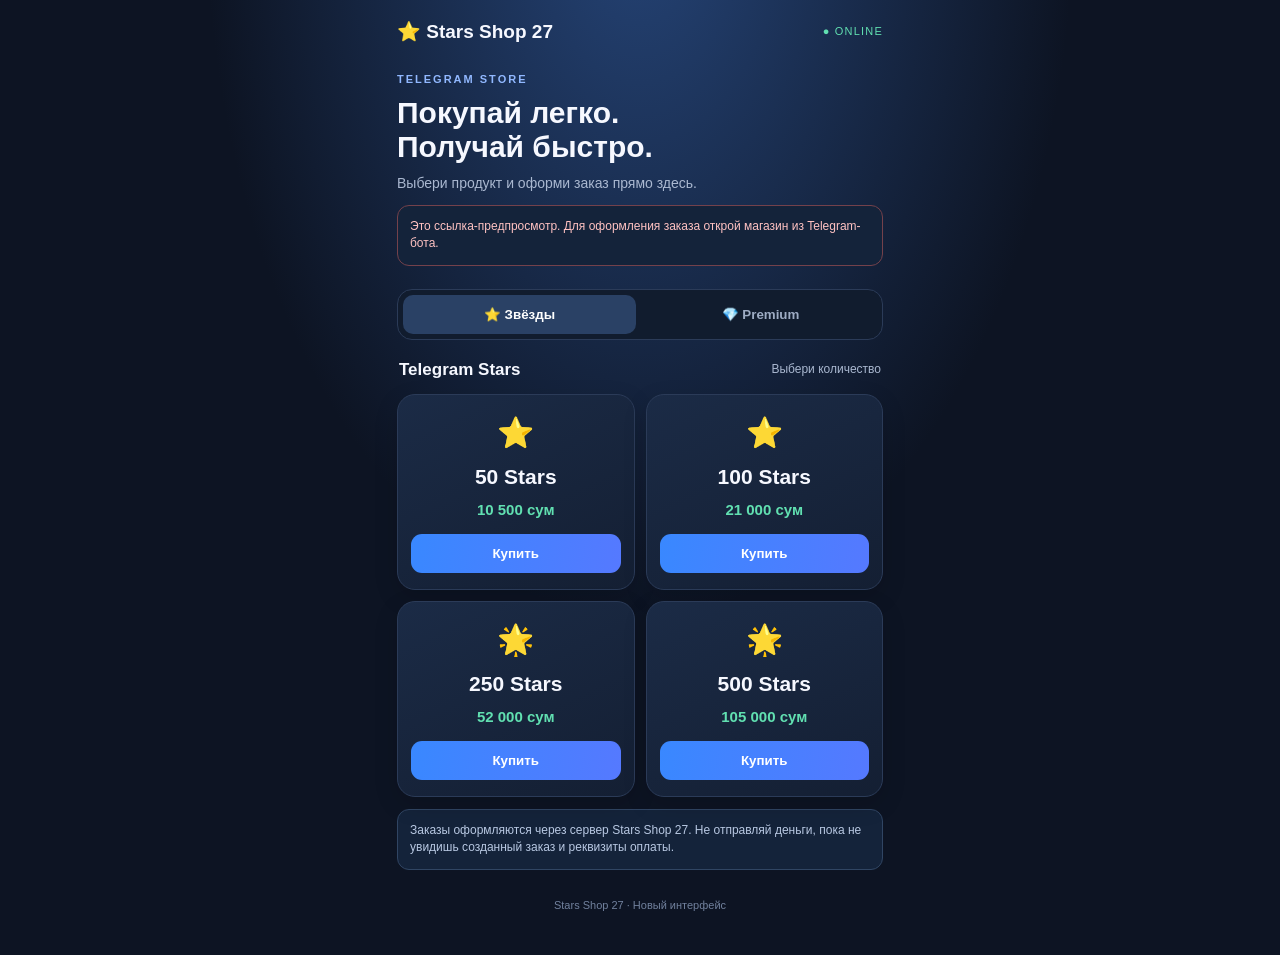
<file: widget-preview/index.html>
<!doctype html>
<html lang="ru">
<head>
<meta charset="utf-8">
<meta name="viewport" content="width=device-width,initial-scale=1,viewport-fit=cover">
<meta name="theme-color" content="#101522">
<title>Stars Shop 27</title>
<script src="https://telegram.org/js/telegram-web-app.js"></script>
<style>
:root{color-scheme:dark;--bg:#0d1423;--panel:#17243a;--line:#2b3b58;--muted:#aab8d0;--blue:#438fff;--mint:#61e0b1;--red:#ff9c9c}
*{box-sizing:border-box}body{margin:0;background:radial-gradient(ellipse at 50% -10%,#254477 0,transparent 48%),var(--bg);color:#f6f8ff;font:15px/1.45 -apple-system,BlinkMacSystemFont,"Segoe UI",sans-serif}
main{max-width:520px;margin:auto;padding:18px 17px 42px}.top{display:flex;align-items:center;justify-content:space-between;margin-bottom:26px}.brand{font-weight:850;font-size:19px}.online{font-size:11px;color:var(--mint);letter-spacing:1.2px}.eyebrow{font-size:11px;letter-spacing:2px;color:#91b8ff;font-weight:800}h1{font-size:30px;line-height:1.12;margin:9px 0}.sub{color:var(--muted);font-size:14px}.tabs{display:flex;gap:8px;margin:23px 0 18px;padding:5px;border:1px solid var(--line);border-radius:15px;background:#111c2e}.tab{flex:1;border:0;border-radius:10px;padding:12px 5px;background:transparent;color:#9eacc4;font-weight:700}.tab.active{background:#2a4165;color:white}.section{display:flex;align-items:center;justify-content:space-between;margin:18px 2px 12px}.section strong{font-size:17px}.section span{font-size:12px;color:var(--muted)}.grid{display:grid;grid-template-columns:1fr 1fr;gap:11px}.item{border:1px solid var(--line);border-radius:18px;padding:16px 13px;background:linear-gradient(155deg,#1b2b46,#141f33);text-align:center;box-shadow:0 8px 24px #0002}.emoji{font-size:30px}.amount{font-size:21px;font-weight:850;margin:7px 0 2px}.price{color:var(--mint);font-weight:800;font-size:15px;margin:7px 0 13px}.buy,.primary{width:100%;border:0;border-radius:11px;padding:12px;background:linear-gradient(100deg,#3988ff,#5579ff);color:white;font-weight:800}.buy:disabled,.primary:disabled{opacity:.55}.premium .item{background:linear-gradient(155deg,#342d58,#1d2541)}.premium .price{color:#c9b4ff}.hidden{display:none!important}.panel{margin-top:17px;border:1px solid var(--line);background:#142139;border-radius:17px;padding:16px}.panel h2{margin:0 0 12px;font-size:20px}.label{display:block;color:var(--muted);font-size:13px;margin:13px 0 7px}input{width:100%;padding:13px;background:#0d1729;border:1px solid #394c6a;border-radius:11px;color:white;font:inherit;outline:none}input:focus{border-color:var(--blue)}.hint,.notice{margin-top:12px;border:1px solid #304563;background:#14233a;border-radius:12px;padding:12px;color:#b8c8e2;font-size:12px;overflow-wrap:anywhere}.notice.success{border-color:#28664e;color:#a8f0d2}.notice.error{border-color:#74414b;color:#ffc2c2}.product-line{font-weight:800;color:#fff}.muted{color:var(--muted);font-size:13px}.details{white-space:pre-wrap;overflow-wrap:anywhere;background:#0d1729;border:1px solid #394c6a;border-radius:11px;padding:13px;margin-top:12px;line-height:1.6}.secondary{width:100%;border:1px solid #43536e;border-radius:11px;padding:11px;color:#dce8fa;background:#26334a;font-weight:700;margin-top:10px}.back{border:0;background:transparent;color:#7eb6ff;padding:0 0 12px}.order{border:1px solid var(--line);background:#101b2e;border-radius:12px;padding:12px;margin-top:9px}.order strong{display:block}.order small{color:var(--muted)}.foot{text-align:center;color:#71819d;font-size:11px;margin-top:28px}.tab:focus-visible,button:focus-visible{outline:2px solid #91b8ff;outline-offset:2px}
</style>
</head>
<body><main>
<header class="top"><div class="brand">⭐ Stars Shop 27</div><div class="online">● ONLINE</div></header>
<div class="eyebrow">TELEGRAM STORE</div><h1>Покупай легко.<br>Получай быстро.</h1><div class="sub">Выбери продукт и оформи заказ прямо здесь.</div>
<div id="authNotice" class="notice">Проверяем подключение к Telegram…</div>
<nav class="tabs"><button class="tab active" data-tab="stars" type="button">⭐ Звёзды</button><button class="tab" data-tab="premium" type="button">💎 Premium</button></nav>
<section id="stars"><div class="section"><strong>Telegram Stars</strong><span>Выбери количество</span></div><div class="grid">
<article class="item"><div class="emoji">⭐</div><div class="amount">50 Stars</div><div class="price">10 500 сум</div><button class="buy" data-product="STARS" data-package="50">Купить</button></article>
<article class="item"><div class="emoji">⭐</div><div class="amount">100 Stars</div><div class="price">21 000 сум</div><button class="buy" data-product="STARS" data-package="100">Купить</button></article>
<article class="item"><div class="emoji">🌟</div><div class="amount">250 Stars</div><div class="price">52 000 сум</div><button class="buy" data-product="STARS" data-package="250">Купить</button></article>
<article class="item"><div class="emoji">🌟</div><div class="amount">500 Stars</div><div class="price">105 000 сум</div><button class="buy" data-product="STARS" data-package="500">Купить</button></article>
</div></section>
<section id="premium" class="hidden premium"><div class="section"><strong>Telegram Premium</strong><span>Подписка</span></div><div class="grid">
<article class="item"><div class="emoji">💎</div><div class="amount">3 месяца</div><div class="price">165 000 сум</div><button class="buy" data-product="PREMIUM" data-months="3">Купить</button></article>
<article class="item"><div class="emoji">💎</div><div class="amount">6 месяцев</div><div class="price">225 000 сум</div><button class="buy" data-product="PREMIUM" data-months="6">Купить</button></article>
<article class="item"><div class="emoji">👑</div><div class="amount">12 месяцев</div><div class="price">399 000 сум</div><button class="buy" data-product="PREMIUM" data-months="12">Купить</button></article>
</div></section>

<section id="purchasePanel" class="panel hidden">
<button class="back" id="backToShop" type="button">← Назад к товарам</button>
<h2>Оформление заказа</h2><div id="selectedProduct" class="product-line"></div>
<label class="label" for="username">Telegram username получателя</label>
<input id="username" type="text" placeholder="@username" maxlength="33" autocomplete="off" autocapitalize="none">
<div class="muted">Введи username того, кому нужно отправить Stars или Premium.</div>
<button id="checkButton" class="primary" style="margin-top:14px" type="button">Проверить username</button>
<div id="checkMessage" class="notice hidden" role="status"></div>
<div id="recipientCard" class="notice hidden"></div>
<button id="createButton" class="primary hidden" style="margin-top:12px" type="button">Создать заказ и перейти к оплате</button>
</section>

<section id="paymentPanel" class="panel hidden">
<button class="back" id="backFromPayment" type="button">← Назад к магазину</button>
<h2>Оплата заказа</h2><div id="orderSummary" class="muted"></div>
<div class="notice">Переведи точную сумму по реквизитам ниже. После перевода нажми «Я оплатил». Администратор проверит поступление денег.</div>
<div id="paymentDetails" class="details"></div>
<button id="copyButton" class="secondary" type="button">Скопировать реквизиты</button>
<button id="paidButton" class="primary" style="margin-top:12px" type="button">Я оплатил</button>
<div id="paymentMessage" class="notice hidden" role="status"></div>
</section>

<section id="historyPanel" class="panel hidden">
<h2>Мои заказы</h2><button class="secondary" id="refreshHistory" type="button">Обновить</button>
<div id="historyList" class="muted" style="margin-top:12px"></div>
</section>
<div class="hint">Заказы оформляются через сервер Stars Shop 27. Не отправляй деньги, пока не увидишь созданный заказ и реквизиты оплаты.</div>
<div class="foot">Stars Shop 27 · Новый интерфейс</div>
</main>
<script>
const API_BASE = "https://starsshopbot27.onrender.com";
const tg = window.Telegram?.WebApp;
if (tg) { tg.ready(); tg.expand(); }
const $ = id => document.getElementById(id);
const state = { product: null, packageId: null, months: null, username: "", checked: false, order: null, paymentDetails: "" };
function initData(){ return tg?.initData || ""; }
function headers(){ return {"Content-Type":"application/json","X-Telegram-Init-Data":initData()}; }
function showNotice(id,message,type=""){ const el=$(id); el.textContent=message; el.className="notice"+(type?" "+type:""); el.classList.remove("hidden"); }
function hide(id){ $(id).classList.add("hidden"); }
function formatPrice(value){ return new Intl.NumberFormat("ru-RU").format(Number(value)||0)+" сум"; }
function productTitle(){ return state.product==="STARS" ? state.packageId+" Telegram Stars" : "Telegram Premium на "+state.months+" месяцев"; }
function showShop(){ hide("purchasePanel");hide("paymentPanel");hide("historyPanel");const active=document.querySelector(".tab.active").dataset.tab;$("stars").classList.toggle("hidden",active!=="stars");$("premium").classList.toggle("hidden",active!=="premium"); }
function openPurchase(button){
 state.product=button.dataset.product; state.packageId=button.dataset.package||null; state.months=button.dataset.months?Number(button.dataset.months):null; state.checked=false;state.username="";state.order=null;
 $("selectedProduct").textContent=productTitle();$("username").value="";
 hide("checkMessage");hide("recipientCard");hide("createButton");hide("paymentPanel");hide("historyPanel");
 $("purchasePanel").classList.remove("hidden");$("purchasePanel").scrollIntoView({behavior:"smooth",block:"start"});
}
document.querySelectorAll(".tab").forEach(tab=>tab.addEventListener("click",()=>{
 document.querySelectorAll(".tab").forEach(t=>t.classList.toggle("active",t===tab));
 $("stars").classList.toggle("hidden",tab.dataset.tab!=="stars");$("premium").classList.toggle("hidden",tab.dataset.tab!=="premium");
 hide("purchasePanel");hide("paymentPanel");hide("historyPanel");
}));
document.querySelectorAll(".buy").forEach(button=>button.addEventListener("click",()=>openPurchase(button)));
$("backToShop").addEventListener("click",showShop);
$("backFromPayment").addEventListener("click",()=>{hide("paymentPanel");$("purchasePanel").classList.remove("hidden");});
$("username").addEventListener("input",()=>{state.checked=false;hide("recipientCard");hide("createButton");hide("checkMessage");});
function normalizedUsername(value){return value.trim().replace(/^@+/,"");}
async function api(path,options={}){
 if(!initData()) throw new Error("Открой магазин через кнопку бота в Telegram — в обычном браузере оформить заказ нельзя.");
 const response=await fetch(API_BASE+path,{...options,headers:{...headers(),...(options.headers||{})}});
 let data={};try{data=await response.json();}catch{}
 if(!response.ok) throw new Error(data.error||data.message||"Ошибка сервера. Попробуй позже.");
 return data;
}
$("checkButton").addEventListener("click",async()=>{
 const username=normalizedUsername($("username").value);
 if(!/^[A-Za-z0-9_]{5,32}$/.test(username)){showNotice("checkMessage","Username должен содержать от 5 до 32 символов: латинские буквы, цифры или _.","error");return;}
 const button=$("checkButton");button.disabled=true;button.textContent="Проверяем…";state.checked=false;hide("createButton");hide("recipientCard");
 try{
  const payload={username,product:state.product,months:state.months};
  const data=await api("/api/recipient/check",{method:"POST",body:JSON.stringify(payload)});
  if(!data.eligible) throw new Error(data.error||"Этот получатель не подходит.");
  state.username=username;state.checked=true;
  showNotice("recipientCard",(data.name?data.name+" · ":"")+"@"+username+"\nПолучатель проверен. Можно создавать заказ.","success");
  showNotice("checkMessage","Проверка прошла успешно.","success");$("createButton").classList.remove("hidden");
 }catch(error){showNotice("checkMessage",error.message,"error");}
 finally{button.disabled=false;button.textContent="Проверить username";}
});
$("createButton").addEventListener("click",async()=>{
 if(!state.checked||!state.username){showNotice("checkMessage","Сначала проверь username.","error");return;}
 const button=$("createButton");button.disabled=true;button.textContent="Создаём заказ…";
 try{
  const payload={product:state.product,username:state.username};
  if(state.product==="STARS")payload.package_id=state.packageId;else payload.months=state.months;
  const data=await api("/api/orders",{method:"POST",body:JSON.stringify(payload)});
  state.order=data.order||null;state.paymentDetails=data.payment_details||"";
  if(!state.order?.id)throw new Error("Сервер не вернул номер заказа. Обратись в поддержку и не повторяй оплату.");
  $("orderSummary").textContent=productTitle()+" · получатель @"+state.username+" · "+formatPrice(state.order.price)+" · № "+state.order.id;
  $("paymentDetails").textContent=state.paymentDetails||"Реквизиты не получены. Не отправляй деньги — обратись в поддержку.";
  hide("purchasePanel");$("paymentPanel").classList.remove("hidden");$("paymentPanel").scrollIntoView({behavior:"smooth",block:"start"});
  if(!state.paymentDetails){$("paidButton").disabled=true;showNotice("paymentMessage","Реквизиты оплаты отсутствуют. Не переводи деньги.","error");}
 }catch(error){showNotice("checkMessage",error.message,"error");}
 finally{button.disabled=false;button.textContent="Создать заказ и перейти к оплате";}
});
$("copyButton").addEventListener("click",async()=>{
 if(!state.paymentDetails){showNotice("paymentMessage","Реквизиты отсутствуют.","error");return;}
 try{await navigator.clipboard.writeText(state.paymentDetails);showNotice("paymentMessage","Реквизиты скопированы.","success");}
 catch{const field=document.createElement("textarea");field.value=state.paymentDetails;document.body.appendChild(field);field.select();document.execCommand("copy");field.remove();showNotice("paymentMessage","Реквизиты скопированы.","success");}
});
$("paidButton").addEventListener("click",async()=>{
 if(!state.order?.id)return;
 const button=$("paidButton");button.disabled=true;button.textContent="Отправляем…";
 try{
  const data=await api("/api/orders/"+encodeURIComponent(state.order.id)+"/paid",{method:"POST",body:JSON.stringify({})});
  showNotice("paymentMessage",data.message||"Сообщение об оплате отправлено администратору.","success");button.textContent="Заявка отправлена";
 }catch(error){showNotice("paymentMessage",error.message,"error");button.disabled=false;button.textContent="Я оплатил";}
});
$("refreshHistory").addEventListener("click",loadHistory);
async function loadHistory(){
 const list=$("historyList");list.textContent="Загружаем…";$("historyPanel").classList.remove("hidden");
 try{
  const data=await api("/api/orders");
  if(!data.orders?.length){list.textContent="Пока заказов нет.";return;}
  list.innerHTML="";
  data.orders.forEach(order=>{
   const item=document.createElement("div");item.className="order";
   const title=order.product==="PREMIUM"?"Premium · "+order.months+" мес.":(order.quantity||"")+" Stars";
   const strong=document.createElement("strong");strong.textContent=title+" · "+formatPrice(order.price);
   const small=document.createElement("small");small.textContent="@"+order.username+" · "+(order.status||"Статус неизвестен")+" · "+(order.id||"");
   item.append(strong,small);list.appendChild(item);
  });
 }catch(error){list.textContent=error.message;}
}
const auth=$("authNotice");
if(initData()){
 const user=tg?.initDataUnsafe?.user;
 auth.textContent="Telegram подключён"+(user?.first_name?", "+user.first_name:"")+". Можно оформлять заказ.";
 auth.classList.add("success");
}else{
 auth.textContent="Это ссылка-предпросмотр. Для оформления заказа открой магазин из Telegram-бота.";
 auth.classList.add("error");
}
</script>
</body></html>
</file>
